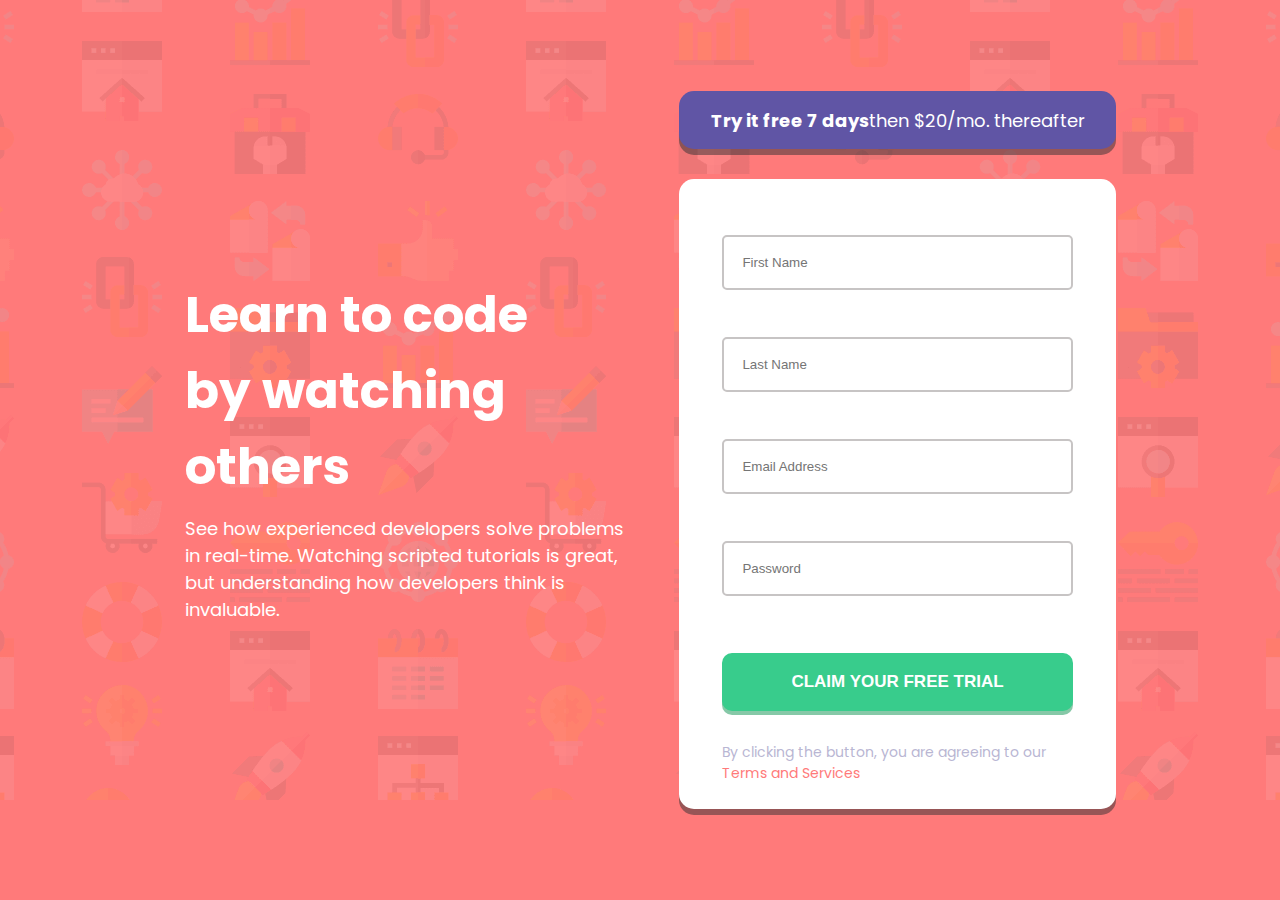
<file: index.html>
<!DOCTYPE html>
<html lang="en">
<head>
    <meta charset="UTF-8">
    <meta name="viewport" content="width=device-width, initial-scale=1.0">
    <title>Intro Signup Form</title>
    <link rel="stylesheet" href="style.css">
    <link rel="shortcut icon" href="./images/favicon.png" type="image/x-icon">
</head>
<body>
<div class="container">
<img src="./images/bg-intro-desktop.png" alt="desktop bg" id="d-bg">
<img src="./images/bg-intro-mobile.png" alt="mobile bg" id="m-bg">
<div class="left">
<span>Learn to code by watching others</span>
<p>See how experienced developers solve problems in real-time. Watching scripted tutorials is great,
   but understanding how developers think is invaluable.</p>
</div>
<div class="right">
<p id="head"><span id="hs">Try it free 7 days </span>then $20/mo. thereafter</p>
<form id="form">
<input type="text" name="f-name" id="f-name" placeholder="First Name"><br><label id="l1">First Name cannot be empty</label>
<input type="text" name="l-name" id="l-name" placeholder="Last Name"><br><label id="l2">Last Name cannot be empty</label>
<input type="email" name="email" id="email" placeholder="Email Address"><br><label id="l3">Looks like this is not an email</label>
<input type="password" name="pass" id="pass" placeholder="Password"><br><label id="l4">Password cannot be empty</label>
<button id="submit" type="submit">CLAIM YOUR FREE TRIAL</button>
<p>By clicking the button, you are agreeing to 
    our <span >Terms and Services</span></p>
</form>
</div>
</div>
</body>
<script src="script.js"></script>
</html>
</file>
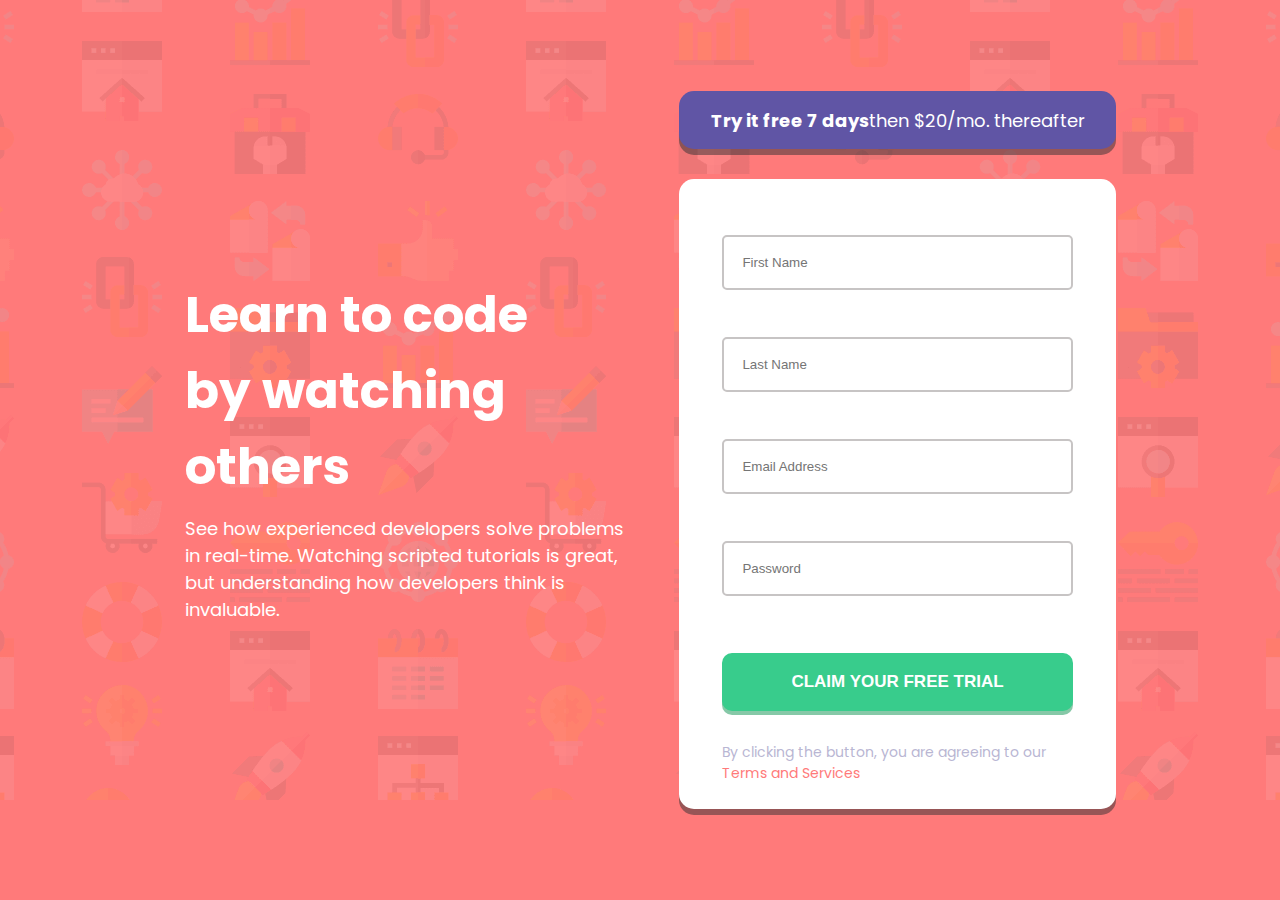
<file: intro.html>
<!DOCTYPE html>
<html lang="en">
<head>
    <meta charset="UTF-8">
    <meta name="viewport" content="width=device-width, initial-scale=1.0">
    <title>Intro Signup Form</title>
    <link rel="stylesheet" href="intro.css">
    <link rel="shortcut icon" href="/images/favicon.png" type="image/x-icon">
</head>
<body>
<div class="container">
<img src="/images/bg-intro-desktop.png" alt="desktop bg" id="d-bg">
<img src="/images/bg-intro-mobile.png" alt="mobile bg" id="m-bg">
<div class="left">
<span>Learn to code by watching others</span>
<p>See how experienced developers solve problems in real-time. Watching scripted tutorials is great,
   but understanding how developers think is invaluable.</p>
</div>
<div class="right">
<p id="head"><span id="hs">Try it free 7 days </span>then $20/mo. thereafter</p>
<form id="form">
<input type="text" name="f-name" id="f-name" placeholder="First Name"><br><label id="l1">First Name cannot be empty</label>
<input type="text" name="l-name" id="l-name" placeholder="Last Name"><br><label id="l2">Last Name cannot be empty</label>
<input type="email" name="email" id="email" placeholder="Email Address"><br><label id="l3">Looks like this is not an email</label>
<input type="password" name="pass" id="pass" placeholder="Password"><br><label id="l4">Password cannot be empty</label>
<button id="submit" type="submit">CLAIM YOUR FREE TRIAL</button>
<p>By clicking the button, you are agreeing to 
    our <span >Terms and Services</span></p>
</form>
</div>
</div>
</body>
<script src="intro.js"></script>
</html>
</file>
<file: style.css>
@import url('https://fonts.googleapis.com/css2?family=Poppins:ital,wght@0,300;0,400;0,600;0,700;1,200&display=swap');
*{
    box-sizing: border-box;
    margin: 0;
    padding:0;
}
body{
    font-family: "Poppins", sans-serif;
    background-color: hsl(0, 100%, 74%);
}
.container{
    display: flex;
    justify-content: space-evenly;
    margin:0 125px ;
    height:100vh;
    position: relative;
}
#d-bg{
position: absolute;
}
#m-bg{
display: none;
}
.left,.right{
    display: flex;
    flex-direction: column;
    justify-content: center;
    align-items: center;
    width:50%;
    z-index: 1;
}

.left span{
color: white;
font-size: 50px;
font-weight: bold;
  padding:0 60px 10px;
}
.left p{
    color: white;
   font-size: 18px;
   padding:0 0 0 60px;
}
#head{
    color: white;
    font-size:18px;
    width:85%;
    height:6.5%;
   display: flex;
   align-items: center;
    justify-content: center;
    border:none;
    border-radius: 15px;
    box-shadow: 0 6px hsla(240, 1%, 19%,0.5);
    background-color: hsl(248, 32%, 49%);
    cursor: pointer;
}
#hs{
    font-weight: bold;
}
form{
    background-color: white;
    width: 85%;
    height:70vh;
    margin-top: 30px;
    padding-top: 50px;
    border-radius:15px ;
    box-shadow: 0 6px hsla(240, 1%, 19%,0.5);
    display: flex;
   flex-direction: column;
   align-items: center;
   justify-content: space-around;
   position: relative;
}
input{
    width:80%; 
    padding:18px;
    border: 2px solid rgb(199, 196, 196);
    border-radius: 5px;
}

.error{
    background-image: url(./images/icon-error.svg);
    background-repeat:no-repeat;
    background-position: right;
}
label{
    display: none;
    font-size: 12px;
    margin: -20px 0 10px 250px;
    color:hsl(0, 59%, 61%);
}

button{
    width: 80%;
    height:10%;
    background-color: hsl(154, 59%, 51%);
    border: none;
    color: white;
    font-size: 17px;
    margin-top: 10px;
    cursor: pointer;
    font-weight: bold;
    border-radius: 10px;
    box-shadow: 0 4px hsla(150, 84%, 31%, 0.5);
}
button:hover{
    background-color: hsl(154, 53%, 68%);
}
#form p{
   width:80%;
   font-size: 14px;
   margin:20px 0;
   color:hsl(246, 25%, 77%);
}
#form span{
    color:hsl(0, 100%, 74%);
    cursor: pointer;
}

@media (max-width:720px){

    .container{
        flex-direction: column;
        align-items: center; 
        justify-content: center;    
        margin: 20px;
    }
    #d-bg{
        display: none;
    }
    #m-bg{
        display: block;
        position: absolute;
    }
    .left{
        width:90%;
        height: 40vh;
        text-align: center;
    }
    .right{    
      width:95%; 
    }
    
    .left p{
        font-size: 14px;
       margin-bottom: 40px;
       padding: 0;
    }
    .left span{
        font-size: 22px;
        margin:0 0 20px 0;
    }
    #head{
        flex-direction: column;
        font-size:14px;
        height: 80px;
    }
    form{
        height:65vh;
    }
    input{
        padding:15px;
        font-size: 12px;
    }
    label{
        margin: -20px 0 10px 0;
    }
    button{
        height:40px;
        font-size: 12px;
    }
    #form p{
        font-size: 12px;
        
    }
}
</file>
<file: intro.css>
@import url('https://fonts.googleapis.com/css2?family=Poppins:ital,wght@0,300;0,400;0,600;0,700;1,200&display=swap');
*{
    box-sizing: border-box;
    margin: 0;
    padding:0;
}
body{
    font-family: "Poppins", sans-serif;
    background-color: hsl(0, 100%, 74%);
}
.container{
    display: flex;
    justify-content: space-evenly;
    margin:0 125px ;
    height:100vh;
    position: relative;
}
#d-bg{
position: absolute;
}
#m-bg{
display: none;
}
.left,.right{
    display: flex;
    flex-direction: column;
    justify-content: center;
    align-items: center;
    width:50%;
    z-index: 1;
}

.left span{
color: white;
font-size: 50px;
font-weight: bold;
  padding:0 60px 10px;
}
.left p{
    color: white;
   font-size: 18px;
   padding:0 0 0 60px;
}
#head{
    color: white;
    font-size:18px;
    width:85%;
    height:6.5%;
   display: flex;
   align-items: center;
    justify-content: center;
    border:none;
    border-radius: 15px;
    box-shadow: 0 6px hsla(240, 1%, 19%,0.5);
    background-color: hsl(248, 32%, 49%);
    cursor: pointer;
}
#hs{
    font-weight: bold;
}
form{
    background-color: white;
    width: 85%;
    height:70vh;
    margin-top: 30px;
    padding-top: 50px;
    border-radius:15px ;
    box-shadow: 0 6px hsla(240, 1%, 19%,0.5);
    display: flex;
   flex-direction: column;
   align-items: center;
   justify-content: space-around;
   position: relative;
}
input{
    width:80%; 
    padding:18px;
    border: 2px solid rgb(199, 196, 196);
    border-radius: 5px;
}

label{
    display: none;
    font-size: 12px;
    margin: -20px 0 10px 250px;
    color:hsl(0, 59%, 61%);
}

button{
    width: 80%;
    height:10%;
    background-color: hsl(154, 59%, 51%);
    border: none;
    color: white;
    font-size: 17px;
    margin-top: 10px;
    cursor: pointer;
    font-weight: bold;
    border-radius: 10px;
    box-shadow: 0 4px hsla(150, 84%, 31%, 0.5);
}
button:hover{
    background-color: hsl(154, 53%, 68%);
}
#form p{
   width:80%;
   font-size: 14px;
   margin:20px 0;
   color:hsl(246, 25%, 77%);
}
#form span{
    color:hsl(0, 100%, 74%);
    cursor: pointer;
}

@media (max-width:720px){

    .container{
        flex-direction: column;
        align-items: center; 
        justify-content: center;    
        height:200vh;
        margin: 20px;
    }
    #d-bg{
        display: none;
    }
    #m-bg{
        display: block;
        position: absolute;
    }
    .left{
        width:90%;
        text-align: center;
    }
    .right{    
      width:95%; 
    }
    
    .left p{
        font-size: 14px;
       margin-bottom: 40px;
       padding: 0;
    }
    .left span{
        font-size: 22px;
        margin:0 0 20px 0;
    }
    #head{
        flex-direction: column;
        font-size:14px;
        height: 80px;
    }
    form{
        height:95vh;
    }
    input{
        padding:15px;
        font-size: 12px;
    }
    label{
        margin: -20px 0 10px 0;
    }
    button{
        height:40px;
        font-size: 12px;
    }
    #form p{
        font-size: 12px;
        
    }
}
</file>
